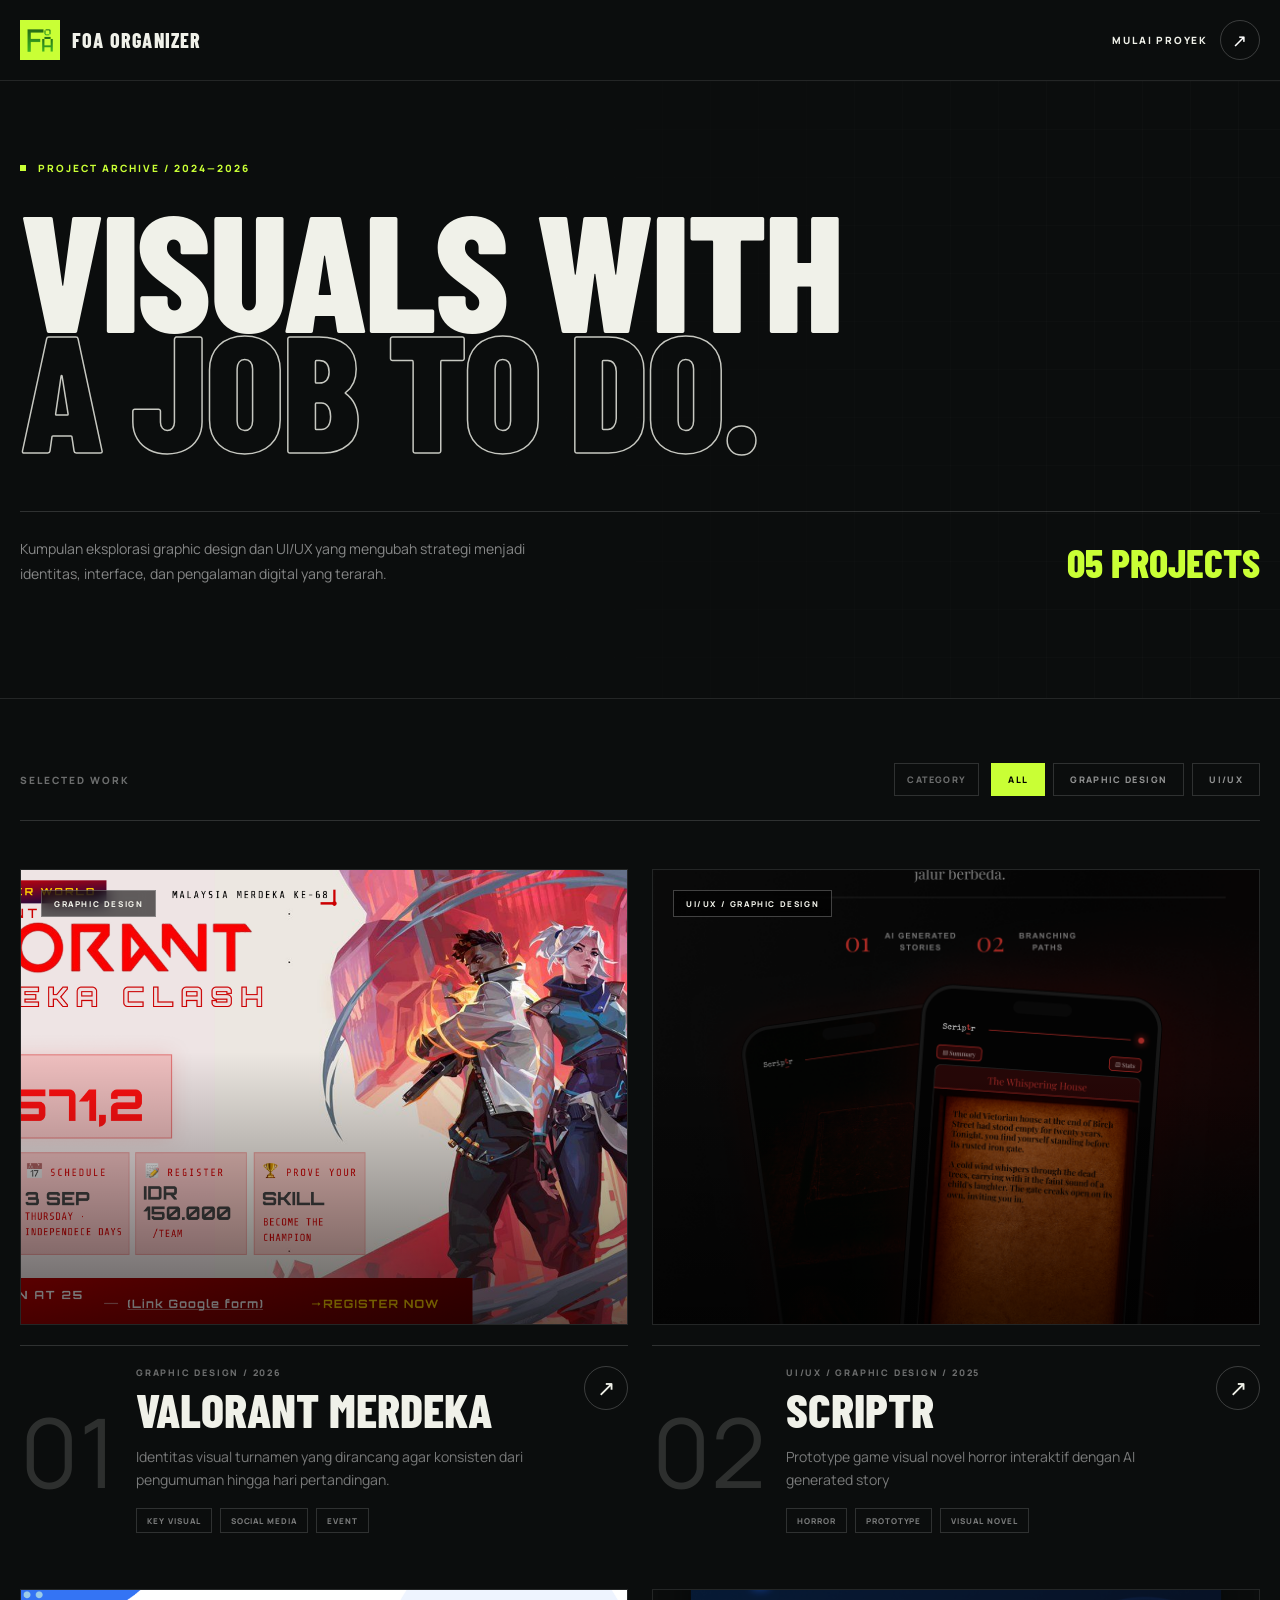
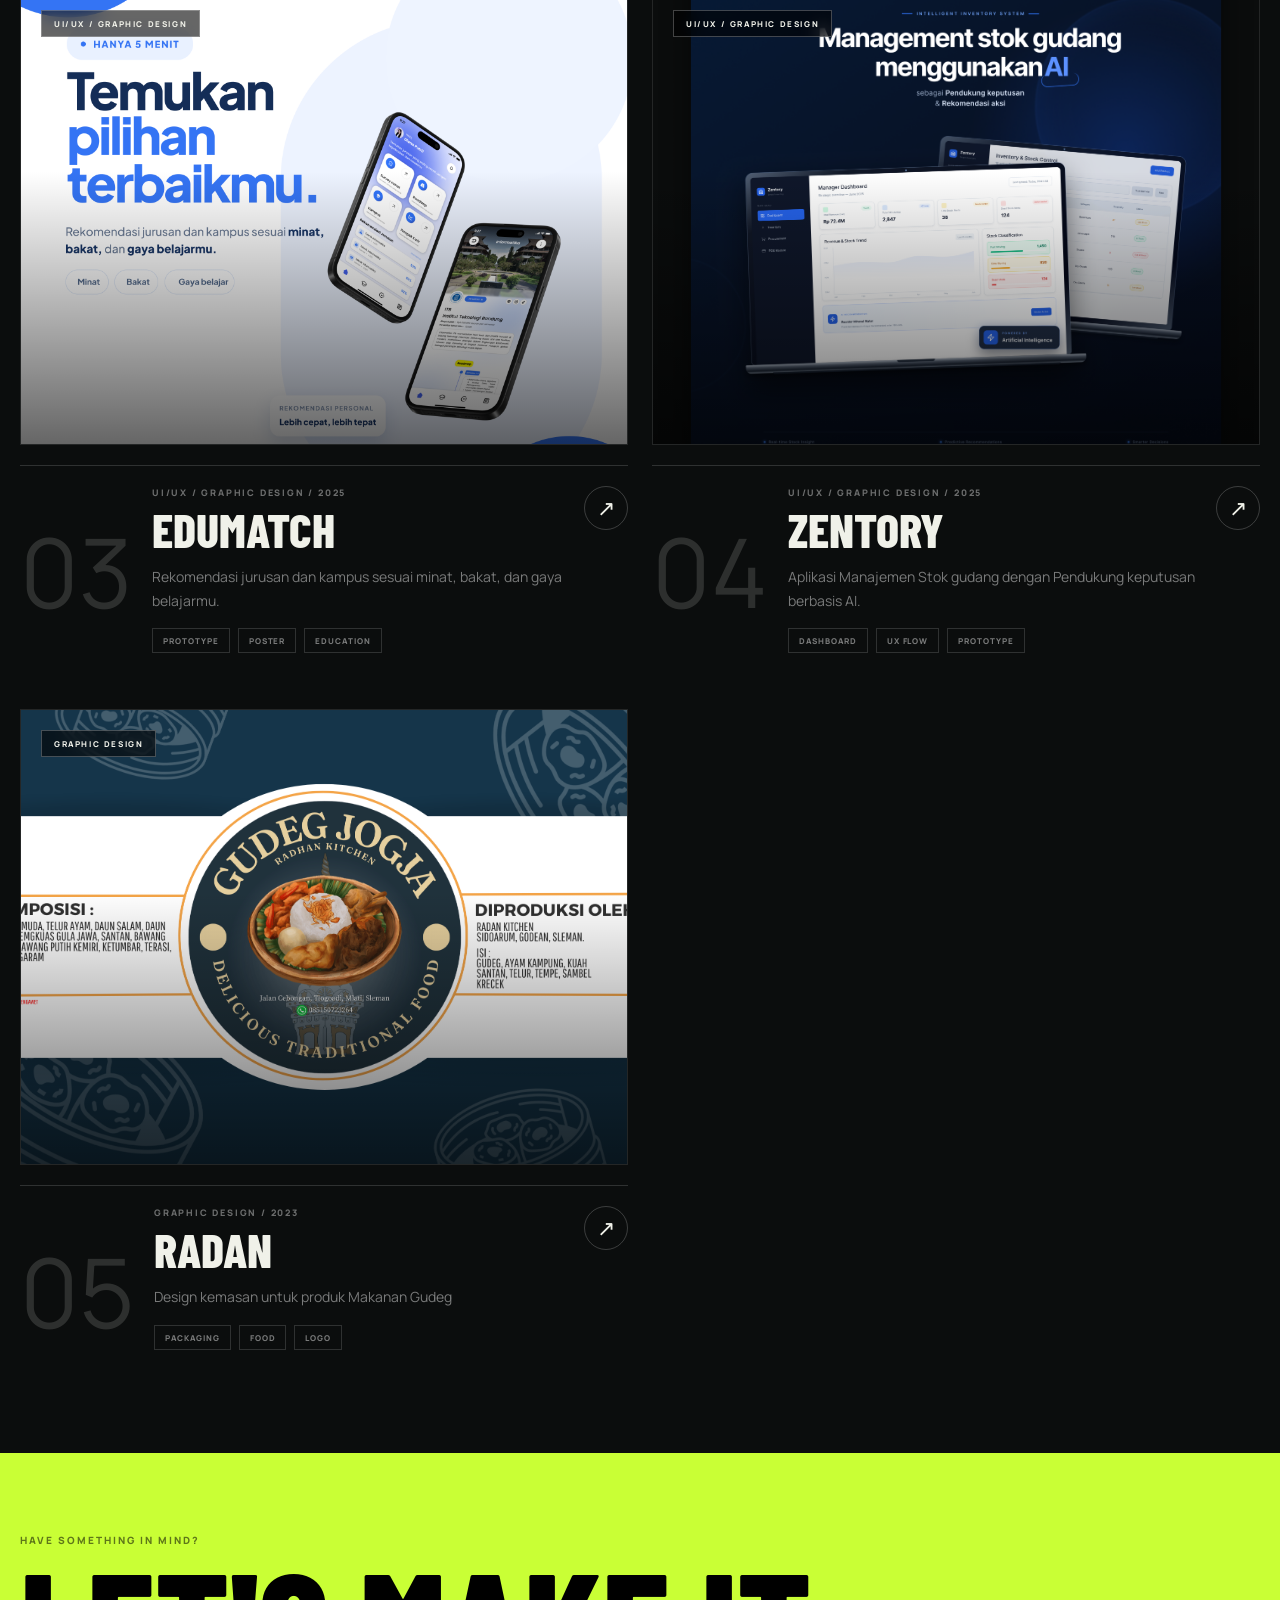
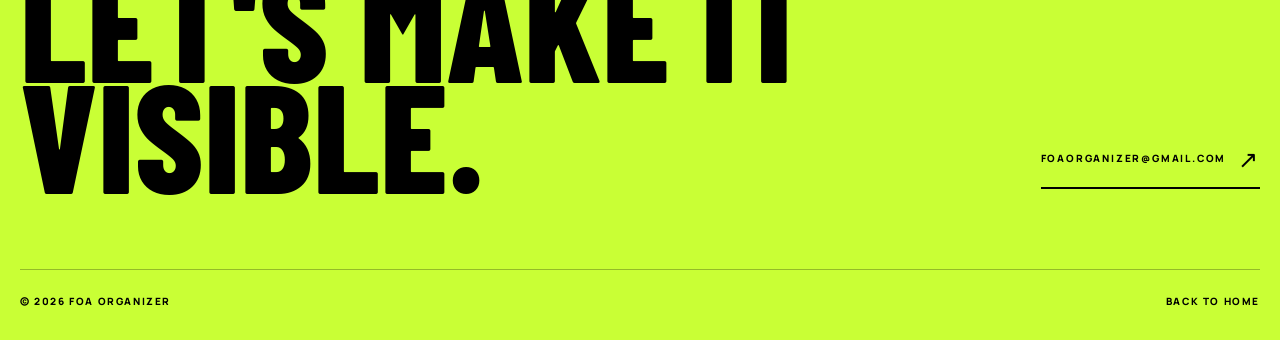
<file: portofolio/Project.html>
﻿<!doctype html>
<html lang="id">
  <head>
    <meta charset="UTF-8" />
    <meta name="viewport" content="width=device-width, initial-scale=1.0" />
    <meta name="description" content="FOA Organizer project archive." />
    <title>Projects — FOA Organizer</title>
    <link rel="preconnect" href="https://fonts.googleapis.com" />
    <link rel="preconnect" href="https://fonts.gstatic.com" crossorigin />
    <link href="https://fonts.googleapis.com/css2?family=Barlow+Condensed:wght@600;700;800;900&family=Manrope:wght@400;500;600;700;800&display=swap" rel="stylesheet" />
    <link rel="stylesheet" href="styles.css" />
  </head>
  <body>
    <div class="site-shell">
      <header class="archive-site-header">
        <div class="archive-container archive-header-inner">
          <a href="index.html" class="archive-brand" aria-label="Kembali ke FOA Organizer">
            <span class="brand-mark">
            <img src="assets/LogoNBG.png" alt="FOA Organizer" /> </span>
            <span class="display-font brand-name">FOA ORGANIZER</span>
          </a>
          <a href="index.html#kontak" class="archive-start-link">
            Mulai proyek <span class="archive-round-arrow archive-small-arrow" aria-hidden="true">↗</span>
          </a>
        </div>
      </header>

      <main>
        <section class="archive-hero">
          <div class="archive-hero-grid" aria-hidden="true"></div>
          <div class="archive-container archive-hero-content">
            <div class="archive-eyebrow"><span class="archive-status-dot"></span>Project archive / 2024—2026</div>
            <h1 class="archive-display-font archive-title">VISUALS WITH<br /><span class="archive-outline-text">A JOB TO DO.</span></h1>
            <div class="archive-intro">
              <p>Kumpulan eksplorasi graphic design dan UI/UX yang mengubah strategi menjadi identitas, interface, dan pengalaman digital yang terarah.</p>
              <span id="project-count" class="archive-display-font project-count">06 PROJECTS</span>
            </div>
          </div>
        </section>

        <section class="archive-section">
          <div class="archive-container">
            <div class="filter-bar">
              <p class="archive-section-kicker">Selected work</p>
              <div class="filter-group">
                <span class="filter-label">Category</span>
                <div class="filter-buttons" aria-label="Filter berdasarkan kategori">
                  <button class="filter-button is-active" type="button" data-filter="All">All</button>
                  <button class="filter-button" type="button" data-filter="Graphic Design">Graphic Design</button>
                  <button class="filter-button" type="button" data-filter="UI/UX">UI/UX</button>
                </div>
              </div>
            </div>
            <div id="project-list" class="project-list" aria-live="polite"></div>
          </div>
        </section>

        <section class="cta-section">
          <div class="archive-container cta-inner">
            <div>
              <p class="archive-section-kicker dark-muted">Have something in mind?</p>
              <h2 class="archive-display-font cta-title">LET'S MAKE IT<br />VISIBLE.</h2>
            </div>
            <a href="mailto:foaorganizer@gmail.com" class="archive-email-link">foaorganizer@gmail.com <span aria-hidden="true">↗</span></a>
          </div>
        </section>
      </main>

      <footer class="archive-footer">
        <div class="archive-container archive-footer-inner">
          <span>© 2026 FOA Organizer</span>
          <a href="index.html">Back to home</a>
        </div>
      </footer>
    </div>
    <script src="script.js"></script>
  </body>
</html>
</file>
<file: portofolio/styles.css>
﻿* {
  box-sizing: border-box;
}
html {
  scroll-behavior: smooth;
}
body {
  margin: 0;
  min-width: 320px;
  background: #0b0d0d;
  color: #f0f1e9;
  font-family: Manrope, sans-serif;
}
a {
  color: inherit;
  text-decoration: none;
}
.container {
  width: min(100% - 40px, 1312px);
  margin: auto;
}
.display-font {
  font-family: "Barlow Condensed", sans-serif;
  font-weight: 800;
  text-transform: uppercase;
}
.site-header {
  position: fixed;
  inset: 0 0 auto;
  z-index: 10;
  border-bottom: 1px solid #ffffff1a;
  background: #0b0d0ddb;
  backdrop-filter: blur(18px);
}
.header-inner {
  height: 80px;
  display: flex;
  align-items: center;
  justify-content: space-between;
}
.brand {
  display: flex;
  align-items: center;
  gap: 12px;
}
.brand-mark {
  display: grid;
  place-items: center;
  width: 40px;
  height: 40px;
  background: #c9ff35;
}

.brand-mark img {
  display: block;
  width: 100%;
  height: 100%;
  object-fit: contain;
}

.brand-name {
  font-size: 20px;
  letter-spacing: 0.06em;
}
.desktop-nav {
  display: flex;
  gap: 40px;
}
.nav-link,
.contact-link,
.eyebrow,
.section-kicker,
.card-category,
.tags,
.progress-label,
.work-link,
footer {
  font-size: 10px;
  font-weight: 800;
  letter-spacing: 0.18em;
  text-transform: uppercase;
}
.nav-link {
  color: #ffffffa6;
  position: relative;
}
.nav-link:after {
  content: "";
  position: absolute;
  bottom: -8px;
  left: 0;
  width: 100%;
  height: 1px;
  background: #c9ff35;
  transform: scaleX(0);
  transition: 0.2s;
}
.nav-link:hover {
  color: #fff;
}
.nav-link:hover:after {
  transform: scaleX(1);
}
.contact-link {
  display: flex;
  align-items: center;
  gap: 8px;
  border: 1px solid #ffffff33;
  padding: 12px 20px;
}
.contact-link:hover {
  background: #c9ff35;
  color: #000;
  border-color: #c9ff35;
}
.arrow-icon {
  font-size: 20px;
  line-height: 10px;
  transition: 0.3s;
}
.menu-toggle {
  display: none;
  background: none;
  border: 1px solid #ffffff33;
  width: 44px;
  height: 44px;
}
.menu-toggle span {
  display: block;
  width: 20px;
  height: 1px;
  background: #fff;
  margin: 6px auto;
  transition: 0.2s;
}
.menu-toggle.is-open span:first-child {
  transform: translateY(3.5px) rotate(45deg);
}
.menu-toggle.is-open span:last-child {
  transform: translateY(-3.5px) rotate(-45deg);
}
.mobile-nav {
  padding: 16px 20px;
  background: #0b0d0d;
  border-top: 1px solid #ffffff1a;
}
.mobile-nav a {
  display: block;
  border-bottom: 1px solid #ffffff1a;
  padding: 16px 0;
  font: 800 30px "Barlow Condensed";
  text-transform: uppercase;
}
.mobile-contact {
  display: flex !important;
  align-items: center;
  justify-content: space-between;
  margin-top: 24px;
  border: 0 !important;
  background: #c9ff35;
  color: #000;
  padding: 16px 20px !important;
  font:
    800 10px Manrope,
    sans-serif !important;
  letter-spacing: 0.16em;
}
.hero {
  min-height: 760px;
  padding-top: 140px;
  position: relative;
}
.hero-grid,
.project-grid {
  background-image:
    linear-gradient(#ffffff12 1px, transparent 1px),
    linear-gradient(90deg, #ffffff12 1px, transparent 1px);
  background-size: 48px 48px;
}
.hero-grid {
  position: absolute;
  right: 0;
  top: 80px;
  width: 62%;
  height: 520px;
  opacity: 0.3;
  mask-image: linear-gradient(to left, #000, transparent);
}
.hero-content {
  position: relative;
  z-index: 1;
  display: grid;
  grid-template-columns: 1.2fr 0.8fr;
  gap: 48px;
  align-items: end;
}
.eyebrow {
  color: #c9ff35;
  letter-spacing: 0.24em;
}
.status-dot {
  display: inline-block;
  width: 8px;
  height: 8px;
  border-radius: 50%;
  background: #c9ff35;
  margin-right: 12px;
  animation: pulse 1.5s infinite;
}
.hero-title {
  font-size: clamp(90px, 15.5vw, 224px);
  line-height: 0.7;
  letter-spacing: -0.025em;
  margin: 32px 0 0;
}
.outline-text {
  display: block;
  color: transparent;
  -webkit-text-stroke: 1.5px #f0f1e9d1;
}
.hero-intro {
  display: flex;
  align-items: end;
  justify-content: space-between;
  gap: 28px;
  margin-top: 36px;
}
.hero-intro p {
  max-width: 430px;
  color: #ffffff99;
  line-height: 1.75;
  margin: 0;
}
.work-link {
  display: flex;
  align-items: center;
  gap: 16px;
  white-space: nowrap;
}
.round-arrow {
  display: grid;
  place-items: center;
  width: 48px;
  height: 48px;
  border-radius: 50%;
  background: #c9ff35;
  color: #000;
  font-size: 24px;
  transition: 0.3s;
}
.work-link:hover .round-arrow {
  transform: rotate(45deg);
}
.hero-image-wrap {
  position: relative;
}
.hero-image {
  position: relative;
  overflow: hidden;
  max-width: 390px;
  aspect-ratio: 4/5;
  margin-left: auto;
}
.hero-image img {
  width: 100%;
  height: 100%;
  object-fit: cover;
  filter: grayscale(1);
}
.image-gradient {
  position: absolute;
  inset: 0;
  background: linear-gradient(to top, #0b0d0d, transparent 60%, #c9ff351a);
}
.location-label {
  position: absolute;
  bottom: 0;
  left: 0;
  padding: 20px;
  border-left: 2px solid #c9ff35;
  background: #000d;
  backdrop-filter: blur(8px);
}
.location-label span {
  display: block;
  color: #ffffff80;
  font-size: 10px;
  letter-spacing: 0.25em;
  text-transform: uppercase;
}
.location-label strong {
  display: block;
  font-size: 24px;
  margin-top: 4px;
}
.image-note {
  position: absolute;
  right: -50px;
  top: 48px;
  transform: rotate(90deg);
  color: #ffffff59;
  font-size: 10px;
  font-weight: 800;
  letter-spacing: 0.35em;
  text-transform: uppercase;
}
.stats {
  display: grid;
  grid-template-columns: repeat(3, 1fr);
  border-block: 1px solid #ffffff26;
  margin-top: 64px;
  padding: 20px 0;
}
.stats div {
  display: flex;
  align-items: center;
  justify-content: center;
  gap: 16px;
}
.stats div + div {
  border-left: 1px solid #ffffff26;
}
.stats strong {
  font-size: 48px;
  color: #c9ff35;
}
.stats span {
  max-width: 80px;
  color: #ffffff73;
  font-size: 10px;
  font-weight: 800;
  letter-spacing: 0.16em;
  text-transform: uppercase;
  line-height: 1.5;
}
.ticker {
  overflow: hidden;
  border-block: 1px solid #c9ff3540;
  background: #c9ff35;
  color: #000;
  padding: 12px 0;
}
.ticker-track {
  display: flex;
  width: max-content;
  will-change: transform;
  animation: ticker 36s linear infinite;
}
.ticker-group {
  display: flex;
  flex-shrink: 0;
  align-items: center;
  min-width: max-content;
  white-space: nowrap;
}
.ticker-group span {
  padding: 0 40px;
  font-size: 10px;
  font-weight: 900;
  letter-spacing: 0.28em;
}
.ticker-group i {
  width: 6px;
  height: 6px;
  background: #000;
  transform: rotate(45deg);
}
.section-light {
  background: #e8e9df;
  color: #0b0d0d;
  padding: 96px 0;
}
.section-heading {
  display: flex;
  align-items: end;
  justify-content: space-between;
  gap: 30px;
  margin-bottom: 36px;
}
.section-kicker {
  margin: 0;
  color: #0008;
}
.section-heading h2 {
  font-size: clamp(60px, 8vw, 112px);
  line-height: 0.9;
  margin: 16px 0 0;
}
.section-heading > p {
  max-width: 380px;
  color: #0009;
  line-height: 1.7;
}
.project-cards {
  display: grid;
  grid-template-columns: repeat(2, 1fr);
  gap: 20px;
}
.project-card-link {
  display: block;
  color: inherit;
  text-decoration: none;
}
.project-card-link .project-card {
  height: 100%;
}
.project-card {
  min-height: 500px;
  padding: 40px;
  display: flex;
  flex-direction: column;
  justify-content: space-between;
  position: relative;
  overflow: hidden;
  transition: transform 0.35s;
}
.project-card:hover {
  transform: translateY(-6px);
}
.lime-card {
  background: #c9ff35;
}
.dark-card {
  background: #151818;
  color: #fff;
}
.lime-shape {
  position: absolute;
  right: -80px;
  top: 64px;
  width: 256px;
  height: 256px;
  transform: rotate(45deg);
  border: 42px solid #0000000d;
  transition: 0.7s;
}
.lime-card:hover .lime-shape {
  transform: rotate(55deg);
}
.project-grid {
  position: absolute;
  inset: 0;
  opacity: 0.25;
  background-size: 34px 34px;
  transform: perspective(500px) rotateX(58deg) scale(1.5);
  transform-origin: bottom;
}
.card-top {
  position: relative;
  display: flex;
  align-items: start;
  justify-content: space-between;
}
.card-category {
  opacity: 0.55;
}
.project-number {
  display: block;
  font-size: 96px;
  opacity: 0.15;
  margin-top: 20px;
}
.card-arrow,
.city-arrow {
  display: grid;
  place-items: center;
  width: 48px;
  height: 48px;
  border: 1px solid currentColor;
  border-radius: 50%;
  font-size: 24px;
}
.project-card h3,
.next-chapter h3 {
  font-size: clamp(48px, 5vw, 72px);
  line-height: 0.95;
  margin: 0;
  position: relative;
}
.project-card p,
.next-chapter p {
  max-width: 430px;
  opacity: 0.62;
  font-size: 14px;
  line-height: 1.7;
  position: relative;
}
.tags {
  display: flex;
  flex-wrap: wrap;
  gap: 8px;
  position: relative;
}
.tags span {
  border: 1px solid currentColor;
  border-radius: 30px;
  padding: 7px 12px;
  font-size: 9px;
}
.next-chapter {
  display: grid;
  grid-template-columns: 1fr 1fr;
  min-height: 430px;
  margin-top: 20px;
  background: #d95b42;
}
.next-copy {
  display: flex;
  flex-direction: column;
  justify-content: space-between;
  padding: 40px;
}
.progress-label {
  border: 1px solid #0000004d;
  padding: 7px 12px;
  color: #0009;
}
.next-chapter h3 {
  font-size: clamp(64px, 8vw, 112px);
  color: #000;
  margin-top: 12px;
}
.code-art {
  position: relative;
  overflow: hidden;
  border-left: 1px solid #0002;
  background:
    linear-gradient(#0000001a 1px, transparent 1px),
    linear-gradient(90deg, #0000001a 1px, transparent 1px);
  background-size: 36px 36px;
}
.code-window {
  position: absolute;
  right: 12%;
  bottom: 12%;
  left: 12%;
  padding: 28px;
  border: 1px solid #0000004d;
  background: #e96b50cc;
  box-shadow: 10px 10px #00000024;
}
.code-window-head {
  display: flex;
  align-items: center;
  gap: 8px;
  padding-bottom: 16px;
  border-bottom: 1px solid #0003;
}
.code-window-head span {
  width: 8px;
  height: 8px;
  border-radius: 50%;
  background: #0009;
}
.code-window-head span:nth-child(2) {
  background: #0006;
}
.code-window-head span:nth-child(3) {
  background: #0003;
}
.code-window-head small {
  margin-left: auto;
  color: #0008;
  font: 700 8px monospace;
  letter-spacing: 0.18em;
  text-transform: uppercase;
}
.code-lines {
  color: #000b;
  font: 700 10px/1.5 monospace;
}
.code-lines p {
  margin: 12px 0 0;
}
.code-lines b {
  color: #0006;
}
.code-lines em {
  color: #000;
  font-style: normal;
}
.code-title {
  position: absolute;
  top: 28px;
  right: 16px;
  color: #0000001a;
  font-size: 10rem;
  line-height: 1;
}
.city-title {
  position: absolute;
  right: 28px;
  bottom: 20px;
  font-size: 12rem;
  color: #0000001a;
}
.city-arrow {
  position: absolute;
  top: 32px;
  left: 32px;
  color: #000;
}
.services {
  padding-block: 96px;
  border-bottom: 1px solid #ffffff1a;
}
.services-layout {
  display: grid;
  grid-template-columns: 0.75fr 1.25fr;
  gap: 48px;
  margin-top: 20px;
}
.services h2 {
  font-size: clamp(60px, 8vw, 112px);
  line-height: 0.9;
  margin: 0;
}
.services h2 span {
  color: #c9ff35;
}
.service-row {
  display: grid;
  grid-template-columns: 45px 1fr 1fr 40px;
  gap: 20px;
  align-items: center;
  padding: 28px 0;
  border-top: 1px solid #ffffff26;
  transition:
    transform 250ms ease,
    background-color 250ms ease;
}
.service-row > span,
.service-row p {
  color: #ffffff59;
  font-size: 14px;
}
.service-row h3 {
  font-size: 34px;
  margin: 0;
}
.service-row p {
  line-height: 1.7;
}
.service-row b {
  color: #c9ff35;
  font-size: 22px;
}
.service-row b svg {
  width: 28px;
  height: 28px;
  fill: none;
  stroke: currentColor;
  stroke-width: 1.6;
}
.service-row:hover {
  transform: translateX(4px);
  background-color: #ffffff09;
}
.about {
  display: grid;
  grid-template-columns: 0.7fr 1.3fr;
  gap: 56px;
  padding-block: 96px;
}
.muted {
  color: #ffffff66;
}
.about-lead {
  max-width: 280px;
  color: #ffffff73;
  font-size: 14px;
  line-height: 1.7;
  margin-top: 24px;
}
.about-title {
  font-size: clamp(45px, 6vw, 88px);
  line-height: 0.98;
  margin: 0;
}
.about-title span {
  color: #ffffff40;
}
.about-cards {
  display: grid;
  grid-template-columns: repeat(2, 1fr);
  gap: 20px;
  margin-top: 48px;
}
.about-cards > div {
  border: 1px solid #ffffff26;
  padding: 24px;
}
.about-cards b {
  color: #c9ff35;
  font-size: 12px;
  letter-spacing: 0.2em;
  text-transform: uppercase;
}
.about-cards p {
  font-size: 18px;
  line-height: 1.5;
}
.contact-section {
  background: #c9ff35;
  color: #0b0d0d;
  padding: 80px 0;
}
.dark-muted {
  color: #0008;
}
.contact-content {
  display: flex;
  align-items: end;
  justify-content: space-between;
  gap: 40px;
  margin-top: 40px;
}
.contact-content h2 {
  font-size: clamp(72px, 12vw, 168px);
  line-height: 0.72;
  margin: 0;
}
.email-link {
  font-size: 14px;
  font-weight: 800;
  letter-spacing: 0.1em;
}
.email-link span {
  font-size: 26px;
  margin-left: 10px;
}
footer {
  background: #c9ff35;
  color: #000;
  padding: 0 0 32px;
}
.footer-inner {
  display: flex;
  align-items: center;
  justify-content: space-between;
  gap: 20px;
  border-top: 1px solid #0004;
  padding-top: 24px;
}
.footer-inner > div {
  display: flex;
  gap: 20px;
}
.footer-inner a:hover {
  text-decoration: underline;
}
@keyframes pulse {
  50% {
    opacity: 0.35;
  }
}
@keyframes ticker {
  to {
    transform: translateX(-50%);
  }
}
@media (max-width: 800px) {
  .container {
    width: min(100% - 40px, 640px);
  }
  .desktop-nav,
  .desktop-contact {
    display: none;
  }
  .menu-toggle {
    display: block;
  }
  .mobile-nav[hidden] {
    display: none;
  }
  .hero {
    padding-top: 130px;
  }
  .hero-content,
  .services-layout,
  .about,
  .next-chapter {
    grid-template-columns: 1fr;
  }
  .hero-image-wrap {
    margin-top: 20px;
  }
  .hero-image {
    margin-left: 0;
  }
  .image-note {
    display: none;
  }
  .project-cards {
    grid-template-columns: 1fr;
  }
  .section-heading,
  .contact-content {
    display: block;
  }
  .section-heading > p {
    margin-top: 24px;
  }
  .service-row {
    grid-template-columns: 35px 1fr 35px;
  }
  .service-row p {
    grid-column: 2;
  }
  .service-row b {
    grid-column: 3;
    grid-row: 1;
  }
  .code-art {
    min-height: 300px;
    border: 0;
    border-top: 1px solid #0002;
  }
  .footer-inner {
    flex-direction: column;
    align-items: flex-start;
  }
}
@media (max-width: 520px) {
  .hero-title {
    font-size: 82px;
  }
  .hero-intro {
    display: block;
  }
  .work-link {
    margin-top: 28px;
  }
  .stats {
    grid-template-columns: 1fr;
  }
  .stats div {
    justify-content: flex-start;
  }
  .stats div + div {
    border: 0;
  }
  .project-card,
  .next-copy {
    padding: 28px;
  }
  .section-light,
  .services,
  .about {
    padding-block: 72px;
  }
  .about-cards {
    grid-template-columns: 1fr;
  }
  .footer-inner {
    font-size: 9px;
  }
  .outline-text {
    -webkit-text-stroke-width: 1px;
  }
  .ticker-group span {
    padding: 0 28px;
  }
  .code-window {
    right: 8%;
    bottom: 10%;
    left: 8%;
    padding: 20px;
  }
}

/* Project archive styles */

:root {
  font-family: "Manrope", sans-serif;
  color: #f0f1e9;
  background: #0b0d0d;
  font-synthesis: none;
}

button {
  font: inherit;
}

.archive-container {
  width: min(100% - 40px, 1312px);
  margin-inline: auto;
}

.archive-display-font {
  font-family: "Barlow Condensed", sans-serif;
  font-weight: 800;
  text-transform: uppercase;
}

.archive-site-header {
  border-bottom: 1px solid #ffffff1a;
}

.archive-header-inner {
  display: flex;
  align-items: center;
  justify-content: space-between;
  height: 80px;
}

.archive-brand {
  display: flex;
  align-items: center;
  gap: 12px;
}

.archive-brand-mark {
  display: grid;
  place-items: center;
  width: 40px;
  height: 40px;
  background: #c9ff35;
  color: #000;
  font-size: 14px;
  font-weight: 900;
  transition: transform 0.2s ease;
}

.archive-brand:hover .archive-brand-mark {
  transform: rotate(-6deg);
}

.archive-brand-name {
  font-size: 20px;
  letter-spacing: 0.06em;
}

.archive-start-link,
.archive-email-link {
  display: flex;
  align-items: center;
  gap: 12px;
  font-size: 10px;
  font-weight: 800;
  letter-spacing: 0.18em;
  text-transform: uppercase;
}

.archive-round-arrow {
  display: grid;
  place-items: center;
  border-radius: 50%;
  background: #c9ff35;
  color: #000;
  font-size: 24px;
  transition: transform 0.3s ease;
}

.archive-small-arrow {
  width: 40px;
  height: 40px;
  border: 1px solid #ffffff33;
  background: transparent;
  color: #fff;
  font-size: 18px;
}

.archive-start-link:hover .archive-small-arrow {
  border-color: #c9ff35;
  background: #c9ff35;
  color: #000;
  transform: rotate(45deg);
}

.archive-hero {
  position: relative;
  overflow: hidden;
  padding: 80px 0 112px;
  border-bottom: 1px solid #ffffff1a;
}

.archive-hero-grid,
.art-grid {
  background-image:
    linear-gradient(#ffffff12 1px, transparent 1px),
    linear-gradient(90deg, #ffffff12 1px, transparent 1px);
  background-size: 48px 48px;
}

.archive-hero-grid {
  position: absolute;
  inset: 0 0 0 33%;
  opacity: 0.25;
  mask-image: linear-gradient(to left, #000, transparent);
}

.archive-hero-content {
  position: relative;
}

.archive-eyebrow,
.archive-section-kicker,
.project-meta,
.project-tags,
.category-label,
.view-project {
  font-size: 10px;
  font-weight: 800;
  letter-spacing: 0.2em;
  text-transform: uppercase;
}

.archive-eyebrow {
  display: flex;
  align-items: center;
  gap: 12px;
  color: #c9ff35;
}

.archive-status-dot {
  width: 6px;
  height: 6px;
  background: #c9ff35;
}

.archive-title {
  max-width: 1000px;
  margin: 32px 0 0;
  font-size: clamp(76px, 13vw, 176px);
  line-height: 0.72;
  letter-spacing: -0.02em;
}

.archive-outline-text {
  color: transparent;
  -webkit-text-stroke: 1.5px #f0f1e9d1;
}

.archive-intro {
  display: flex;
  align-items: end;
  justify-content: space-between;
  gap: 32px;
  margin-top: 64px;
  padding-top: 24px;
  border-top: 1px solid #ffffff26;
}

.archive-intro p {
  max-width: 520px;
  margin: 0;
  color: #ffffff80;
  font-size: 14px;
  line-height: 1.8;
}

.project-count {
  color: #c9ff35;
  font-size: 40px;
  white-space: nowrap;
}

.archive-section {
  padding: 64px 0 96px;
}

.filter-bar {
  display: flex;
  align-items: center;
  justify-content: space-between;
  gap: 24px;
  margin-bottom: 48px;
  padding-bottom: 24px;
  border-bottom: 1px solid #ffffff26;
}

.archive-section-kicker {
  margin: 0;
  color: #ffffff66;
}

.filter-group {
  display: flex;
  align-items: center;
  gap: 12px;
}

.filter-buttons {
  display: flex;
  flex-wrap: wrap;
  gap: 8px;
}

.filter-label,
.filter-button {
  font-size: 9px;
  font-weight: 900;
  letter-spacing: 0.15em;
  text-transform: uppercase;
}

.filter-label {
  padding: 9px 12px;
  border: 1px solid #ffffff26;
  color: #ffffff66;
  white-space: nowrap;
}

.filter-button {
  padding: 9px 16px;
  border: 1px solid #ffffff26;
  background: transparent;
  color: #ffffff8c;
  cursor: pointer;
  transition:
    color 0.2s ease,
    border-color 0.2s ease,
    background 0.2s ease;
}

.filter-button:hover {
  border-color: #fff6;
  color: #fff;
}

.filter-button.is-active {
  border-color: #c9ff35;
  background: #c9ff35;
  color: #000;
}

.project-list {
  display: grid;
  grid-template-columns: repeat(2, minmax(0, 1fr));
  gap: 56px 24px;
}

.project-entry {
  display: block;
  min-width: 0;
}

.project-cover {
  position: relative;
  overflow: hidden;
  aspect-ratio: 4 / 3;
  border: 1px solid #ffffff1a;
}

.project-cover img {
  display: block;
  width: 100%;
  height: 100%;
  object-fit: cover;
  transition: transform 0.7s ease;
}

.project-entry:hover .project-cover img,
.project-entry:focus-within .project-cover img {
  transform: scale(1.05);
}

.project-cover::after {
  content: "";
  position: absolute;
  inset: 0;
  background: linear-gradient(to top, #0009, transparent 60%);
  pointer-events: none;
}

.category-label {
  position: absolute;
  z-index: 1;
  top: 20px;
  left: 20px;
  padding: 7px 12px;
  border: 1px solid #ffffff40;
  background: #0009;
  backdrop-filter: blur(8px);
  font-size: 8px;
}

.view-project {
  position: absolute;
  z-index: 1;
  right: 20px;
  bottom: 20px;
  padding: 10px 12px;
  background: #c9ff35;
  color: #000;
  font-size: 8px;
  opacity: 0;
  transition: opacity 0.3s ease;
}

.project-entry:hover .view-project {
  opacity: 1;
}

.project-details {
  display: flex;
  align-items: flex-start;
  gap: 20px;
  margin-top: 20px;
  padding-top: 20px;
  border-top: 1px solid #ffffff26;
}

.archive-project-number {
  color: #c9ff35;
  font: 10px monospace;
}

.project-meta {
  margin: 0;
  color: #ffffff66;
  font-size: 9px;
}

.project-title {
  margin: 8px 0 0;
  font-size: clamp(30px, 4vw, 48px);
  line-height: 0.95;
}

.project-summary {
  max-width: 560px;
  margin: 12px 0 0;
  color: #ffffff73;
  font-size: 14px;
  line-height: 1.7;
}

.project-tags {
  display: flex;
  flex-wrap: wrap;
  gap: 8px;
  margin-top: 16px;
}

.project-tags span {
  padding: 6px 10px;
  border: 1px solid #ffffff26;
  color: #ffffff73;
  font-size: 8px;
  letter-spacing: 0.12em;
}

.project-arrow {
  display: grid;
  flex: 0 0 auto;
  place-items: center;
  width: 44px;
  height: 44px;
  margin-left: auto;
  border: 1px solid #ffffff33;
  border-radius: 50%;
  font-size: 22px;
  transition:
    transform 0.3s ease,
    background 0.3s ease,
    color 0.3s ease;
}

.project-entry:hover .project-arrow {
  border-color: #c9ff35;
  background: #c9ff35;
  color: #000;
  transform: rotate(45deg);
}

.cta-section,
.archive-footer {
  background: #c9ff35;
  color: #000;
}

.cta-section {
  padding: 80px 0;
}

.dark-muted {
  color: #0008;
}

.cta-inner {
  display: flex;
  align-items: end;
  justify-content: space-between;
  gap: 40px;
}

.cta-title {
  margin: 20px 0 0;
  font-size: clamp(72px, 12vw, 168px);
  line-height: 0.72;
}

.archive-email-link {
  padding-bottom: 12px;
  border-bottom: 2px solid #000;
}

.archive-email-link span {
  font-size: 24px;
}

.archive-footer {
  padding: 0 0 32px;
}

.archive-footer-inner {
  display: flex;
  justify-content: space-between;
  gap: 20px;
  padding-top: 24px;
  border-top: 1px solid #0004;
  font-size: 10px;
  font-weight: 800;
  letter-spacing: 0.16em;
  text-transform: uppercase;
}

.archive-footer-inner a:hover {
  text-decoration: underline;
}

@media (max-width: 800px) {
  .archive-hero {
    padding-top: 64px;
  }
  .archive-intro,
  .cta-inner {
    display: block;
  }
  .project-count,
  .archive-email-link {
    display: inline-flex;
    margin-top: 28px;
  }
  .project-list {
    grid-template-columns: 1fr;
  }
}
@media (max-width: 520px) {
  .archive-container {
    width: min(100% - 32px, 640px);
  }
  .archive-brand-name {
    font-size: 17px;
  }
  .archive-start-link {
    font-size: 9px;
  }
  .archive-small-arrow {
    width: 34px;
    height: 34px;
  }
  .archive-title {
    font-size: 72px;
  }
  .filter-bar {
    display: block;
  }
  .filter-group {
    margin-top: 20px;
  }
  .filter-buttons {
    margin-top: 8px;
  }
  .project-details {
    gap: 12px;
  }
  .project-title {
    font-size: 36px;
  }
  .archive-footer-inner {
    font-size: 9px;
  }
  .archive-outline-text {
    -webkit-text-stroke-width: 1px;
  }
}
@media (prefers-reduced-motion: reduce) {
  html {
    scroll-behavior: auto;
  }
  *,
  *::before,
  *::after {
    animation-duration: 0.01ms !important;
    transition-duration: 0.01ms !important;
  }
}

/* Community tournament page styles */
body.tournament-page {
  --bg: #0b0d0d;
  --panel: #151818;
  --text: #f0f1e9;
  --lime: #c9ff35;
  --cream: #e8e9df;
  --red: #d95b42;
  --muted: #ffffff73;
  font-family: "Manrope", sans-serif;
  color: var(--text);
  background: var(--bg);
  font-synthesis: none;
}

body.tournament-page {
  margin: 0;
  min-width: 320px;
  background: var(--bg);
}
body.tournament-page .site-header {
  position: absolute;
  inset: 0 0 auto;
  z-index: 3;
  border-bottom: 1px solid #ffffff26;
  background: #0003;
  backdrop-filter: blur(12px);
}
body.tournament-page .brand-mark {
  background: var(--lime);
  color: #000;
  font-size: 14px;
  font-weight: 900;
  transition: transform 0.2s ease;
}
body.tournament-page .brand:hover .brand-mark {
  transform: rotate(-6deg);
}
body.tournament-page .archive-link,
body.tournament-page .cta-link {
  display: flex;
  align-items: center;
  gap: 12px;
  font-size: 10px;
  font-weight: 900;
  letter-spacing: 0.18em;
  text-transform: uppercase;
}
body.tournament-page .archive-link {
  color: #ffffffa6;
}
body.tournament-page .archive-link:hover {
  color: #fff;
}
body.tournament-page .arrow-icon {
  display: inline-block;
  width: 1.1em;
  height: 1.1em;
  background: currentColor;
  clip-path: polygon(
    0 0,
    100% 0,
    100% 100%,
    85% 100%,
    85% 26%,
    15% 96%,
    4% 85%,
    74% 15%,
    0 15%
  );
}
body.tournament-page .hero {
  position: relative;
  min-height: 820px;
  overflow: hidden;
}
body.tournament-page .hero-image {
  position: absolute;
  inset: 0;
  width: 100%;
  height: 100%;
  object-fit: cover;
  filter: grayscale(1);
}
body.tournament-page .hero-overlay {
  position: absolute;
  inset: 0;
  background:
    linear-gradient(90deg, #0b0d0df5 0%, #0b0d0dc7 48%, #0b0d0d59 100%),
    linear-gradient(to top, var(--bg), transparent 45%, #0000004d);
}
body.tournament-page .hero-grid {
  position: absolute;
  inset: 0 auto 0 0;
  width: 66%;
  opacity: 0.2;
  background-image:
    linear-gradient(#ffffff12 1px, transparent 1px),
    linear-gradient(90deg, #ffffff12 1px, transparent 1px);
  background-size: 48px 48px;
}
body.tournament-page .hero-content {
  position: relative;
  display: flex;
  flex-direction: column;
  align-items: flex-start;
  justify-content: end;
  min-height: 820px;
  padding: 144px 0 80px;
}
body.tournament-page .eyebrow,
body.tournament-page .section-kicker {
  font-weight: 900;
  letter-spacing: 0.24em;
}
body.tournament-page .eyebrow {
  display: flex;
  align-items: center;
  gap: 12px;
  color: var(--lime);
}
body.tournament-page .status-dot {
  width: 8px;
  height: 8px;
  margin-right: 0;
  border-radius: 0;
  background: var(--lime);
  animation: none;
}
body.tournament-page .hero-title {
  max-width: 1200px;
  margin: 32px 0 0;
  font-size: clamp(80px, 13vw, 192px);
  line-height: 0.7;
  letter-spacing: -0.025em;
}
body.tournament-page .outline-text {
  color: transparent;
  -webkit-text-stroke: 1.5px var(--text);
}
body.tournament-page .hero-intro {
  display: grid;
  grid-template-columns: 1.2fr 0.8fr;
  width: 100%;
  align-items: end;
  gap: 32px;
  margin-top: 64px;
  padding-top: 28px;
  border-top: 1px solid #ffffff33;
}
body.tournament-page .hero-intro p {
  max-width: 720px;
  margin: 0;
  color: #ffffff99;
  font-size: 18px;
  line-height: 1.7;
}
body.tournament-page .hero-meta {
  display: grid;
  grid-template-columns: repeat(2, 1fr);
  gap: 20px;
  justify-self: end;
}
body.tournament-page .hero-meta span,
body.tournament-page .hero-meta strong {
  display: block;
}
body.tournament-page .hero-meta span {
  color: #ffffff59;
  font-size: 9px;
  font-weight: 800;
  letter-spacing: 0.2em;
  text-transform: uppercase;
}
body.tournament-page .hero-meta strong {
  margin-top: 8px;
  font-size: 14px;
}
body.tournament-page .accent-text {
  color: var(--lime);
}
body.tournament-page .ticker {
  padding: 20px 0;
  background: var(--lime);
  color: #000;
}
body.tournament-page .ticker-items {
  display: flex;
  flex-wrap: wrap;
  align-items: center;
  justify-content: space-between;
  gap: 16px;
  font-size: 10px;
  font-weight: 900;
  letter-spacing: 0.2em;
  text-transform: uppercase;
}
body.tournament-page .ticker-items i {
  width: 6px;
  height: 6px;
  background: #000;
  transform: rotate(45deg);
}
body.tournament-page .section {
  padding: 128px 0;
}
body.tournament-page .overview-grid,
body.tournament-page .workflow-grid,
body.tournament-page .preview-grid {
  display: grid;
  grid-template-columns: 0.7fr 1.3fr;
  gap: 48px;
}
body.tournament-page .section-kicker {
  color: #ffffff66;
}
body.tournament-page .section-title {
  margin: 20px 0 0;
  font-size: clamp(64px, 8vw, 120px);
  line-height: 0.85;
  letter-spacing: -0.02em;
}
body.tournament-page .overview-copy {
  padding-top: 64px;
}
body.tournament-page .lead {
  max-width: 780px;
  margin: 0;
  color: #ffffffbf;
  font-size: clamp(20px, 2vw, 32px);
  line-height: 1.55;
}
body.tournament-page .stats {
  display: grid;
  grid-template-columns: repeat(3, 1fr);
  gap: 1px;
  margin-top: 48px;
  background: #ffffff26;
}
body.tournament-page .stats div {
  padding: 24px;
  background: var(--bg);
}
body.tournament-page .stats strong,
body.tournament-page .stats span {
  display: block;
}
body.tournament-page .stats strong {
  color: var(--lime);
  font-size: 52px;
}
body.tournament-page .stats span {
  margin-top: 8px;
  color: #ffffff59;
  font-size: 9px;
  font-weight: 800;
  letter-spacing: 0.18em;
  text-transform: uppercase;
}
body.tournament-page .deliverables-section {
  background: var(--cream);
  color: #000;
}
body.tournament-page .light-heading {
  display: flex;
  align-items: end;
  justify-content: space-between;
  gap: 28px;
  margin-bottom: 56px;
}
body.tournament-page .light-heading .section-kicker {
  color: rgba(0, 0, 0, 0.45);
}
body.tournament-page .light-heading > p {
  max-width: 360px;
  margin: 0;
  color: #0008;
  font-size: 14px;
  line-height: 1.7;
}
body.tournament-page .deliverables-grid {
  display: grid;
  grid-template-columns: repeat(3, 1fr);
  gap: 1px;
  background: #0003;
}
body.tournament-page .deliverable-card {
  display: flex;
  flex-direction: column;
  justify-content: space-between;
  min-height: 390px;
  padding: 36px;
  background: var(--cream);
  transition: background 0.3s ease;
}
body.tournament-page .deliverable-card:hover {
  background: var(--lime);
}
body.tournament-page .card-top {
  color: #0066;
  font: 10px monospace;
}
body.tournament-page .deliverable-card .arrow-icon {
  width: 20px;
  height: 20px;
  transition: transform 0.3s ease;
}
body.tournament-page .deliverable-card:hover .arrow-icon {
  transform: rotate(45deg);
}
body.tournament-page .deliverable-card h3 {
  margin: 0;
  font-size: 42px;
  line-height: 0.9;
}
body.tournament-page .deliverable-card p {
  margin: 16px 0 0;
  color: #0008;
  font-size: 14px;
  line-height: 1.7;
}
body.tournament-page .deliverable-card ul {
  display: grid;
  gap: 9px;
  margin: 24px 0 0;
  padding: 20px 0 0;
  border-top: 1px solid #00000026;
  list-style: none;
}
body.tournament-page .deliverable-card li {
  display: flex;
  align-items: center;
  gap: 10px;
  color: #0008;
  font-size: 9px;
  font-weight: 900;
  letter-spacing: 0.14em;
  text-transform: uppercase;
}
body.tournament-page .deliverable-card li i {
  width: 4px;
  height: 4px;
  background: #000;
}
body.tournament-page .workflow-grid {
  margin-top: 24px;
}
body.tournament-page .workflow-intro {
  position: sticky;
  top: 40px;
  align-self: start;
}
body.tournament-page .workflow-intro p,
body.tournament-page .muted-copy {
  max-width: 420px;
  margin: 28px 0 0;
  color: #ffffff73;
  font-size: 14px;
  line-height: 1.8;
}
body.tournament-page .phases {
  border-top: 1px solid #ffffff26;
}
body.tournament-page .phase {
  display: grid;
  grid-template-columns: 55px 0.65fr 1.35fr;
  gap: 20px;
  padding: 32px 0;
  border-bottom: 1px solid #ffffff26;
}
body.tournament-page .phase > span {
  color: var(--lime);
  font: 12px monospace;
}
body.tournament-page .phase h3 {
  margin: 0;
  font-size: 32px;
}
body.tournament-page .phase p {
  margin: 0;
  color: #ffffff73;
  font-size: 14px;
  line-height: 1.7;
  transition: color 0.2s ease;
}
body.tournament-page .phase:hover p {
  color: #fff;
}
body.tournament-page .preview-section {
  border-block: 1px solid #ffffff1a;
  background: var(--panel);
}
body.tournament-page .tag-list {
  display: flex;
  flex-wrap: wrap;
  gap: 8px;
  margin-top: 32px;
}
body.tournament-page .tag-list span {
  padding: 9px 12px;
  border: 1px solid #ffffff26;
  color: #ffffff80;
  font-size: 8px;
  font-weight: 800;
  letter-spacing: 0.15em;
  text-transform: uppercase;
}
body.tournament-page .bracket-board {
  overflow-x: auto;
  padding: 40px;
  border: 1px solid #ffffff26;
  background-color: #101212;
  background-image:
    linear-gradient(#ffffff0d 1px, transparent 1px),
    linear-gradient(90deg, #ffffff0d 1px, transparent 1px);
  background-size: 48px 48px;
}
body.tournament-page .bracket-grid {
  display: grid;
  grid-template-columns: repeat(3, minmax(150px, 1fr));
  align-items: center;
  gap: 32px;
  min-width: 520px;
}
body.tournament-page .team-column,
body.tournament-page .match-column {
  display: grid;
  gap: 16px;
}
body.tournament-page .match {
  display: flex;
  align-items: center;
  justify-content: space-between;
  height: 48px;
  padding: 0 16px;
  border: 1px solid #ffffff26;
  background: #181b1b;
  font-size: 9px;
  font-weight: 900;
  letter-spacing: 0.15em;
}
body.tournament-page .match b {
  color: var(--lime);
}
body.tournament-page .match-column {
  gap: 64px;
}
body.tournament-page .match.highlighted {
  border-color: #c9ff3566;
  background: #c9ff350d;
}
body.tournament-page .champion {
  display: flex;
  align-items: center;
  justify-content: space-between;
  height: 64px;
  padding: 0 20px;
  background: var(--lime);
  color: #000;
  font-size: 11px;
  font-weight: 900;
  letter-spacing: 0.14em;
}
body.tournament-page .cta-section {
  padding: 112px 0;
  background: var(--red);
  color: #000;
}
body.tournament-page .cta-grid {
  display: grid;
  grid-template-columns: 1fr 1fr;
  align-items: end;
  gap: 48px;
}
body.tournament-page .cta-section .section-kicker {
  color: #0008;
}
body.tournament-page .cta-title {
  margin-top: 20px;
  font-size: clamp(76px, 11vw, 160px);
  line-height: 0.8;
}
body.tournament-page .cta-grid > div:last-child {
  max-width: 390px;
  justify-self: end;
}
body.tournament-page .cta-grid > div:last-child p {
  color: #0009;
  font-size: 14px;
  line-height: 1.7;
}
body.tournament-page .cta-link {
  width: fit-content;
  margin-top: 28px;
  padding-bottom: 12px;
  border-bottom: 2px solid #000;
}
body.tournament-page .site-footer {
  padding: 0 0 32px;
  background: var(--red);
  color: #000;
}
body.tournament-page .footer-inner {
  display: flex;
  justify-content: space-between;
  gap: 20px;
  padding-top: 24px;
  border-top: 1px solid #0004;
  font-size: 9px;
  font-weight: 800;
  letter-spacing: 0.16em;
  text-transform: uppercase;
}
body.tournament-page .footer-inner a:hover {
  text-decoration: underline;
}

@media (max-width: 900px) {
  body.tournament-page .hero-intro,
  body.tournament-page .overview-grid,
  body.tournament-page .workflow-grid,
  body.tournament-page .preview-grid,
  body.tournament-page .cta-grid {
    grid-template-columns: 1fr;
  }
  body.tournament-page .hero-meta,
  body.tournament-page .cta-grid > div:last-child {
    justify-self: start;
  }
  body.tournament-page .overview-copy {
    padding-top: 0;
  }
  body.tournament-page .deliverables-grid {
    grid-template-columns: repeat(2, 1fr);
  }
  body.tournament-page .workflow-intro {
    position: static;
  }
}

@media (max-width: 600px) {
  body.tournament-page .container {
    width: min(100% - 32px, 640px);
  }
  body.tournament-page .archive-link {
    font-size: 8px;
  }
  body.tournament-page .brand-name {
    font-size: 17px;
  }
  body.tournament-page .hero,
  body.tournament-page .hero-content {
    min-height: 720px;
  }
  body.tournament-page .hero-content {
    padding-bottom: 48px;
  }
  body.tournament-page .hero-title {
    font-size: 72px;
  }
  body.tournament-page .hero-intro {
    margin-top: 48px;
  }
  body.tournament-page .hero-intro p {
    font-size: 15px;
  }
  body.tournament-page .hero-meta {
    width: 100%;
  }
  body.tournament-page .ticker-items {
    justify-content: flex-start;
  }
  body.tournament-page .ticker-items i {
    display: none;
  }
  body.tournament-page .section {
    padding: 80px 0;
  }
  body.tournament-page .section-title {
    font-size: 64px;
  }
  body.tournament-page .stats,
  body.tournament-page .deliverables-grid {
    grid-template-columns: 1fr;
  }
  body.tournament-page .deliverable-card {
    min-height: 340px;
    padding: 28px;
  }
  body.tournament-page .phase {
    grid-template-columns: 40px 1fr;
  }
  body.tournament-page .phase p {
    grid-column: 2;
  }
  body.tournament-page .bracket-board {
    padding: 24px;
  }
  body.tournament-page .cta-section {
    padding: 80px 0;
  }
  body.tournament-page .cta-title {
    font-size: 76px;
  }
  body.tournament-page .footer-inner {
    font-size: 8px;
  }
}
</file>
